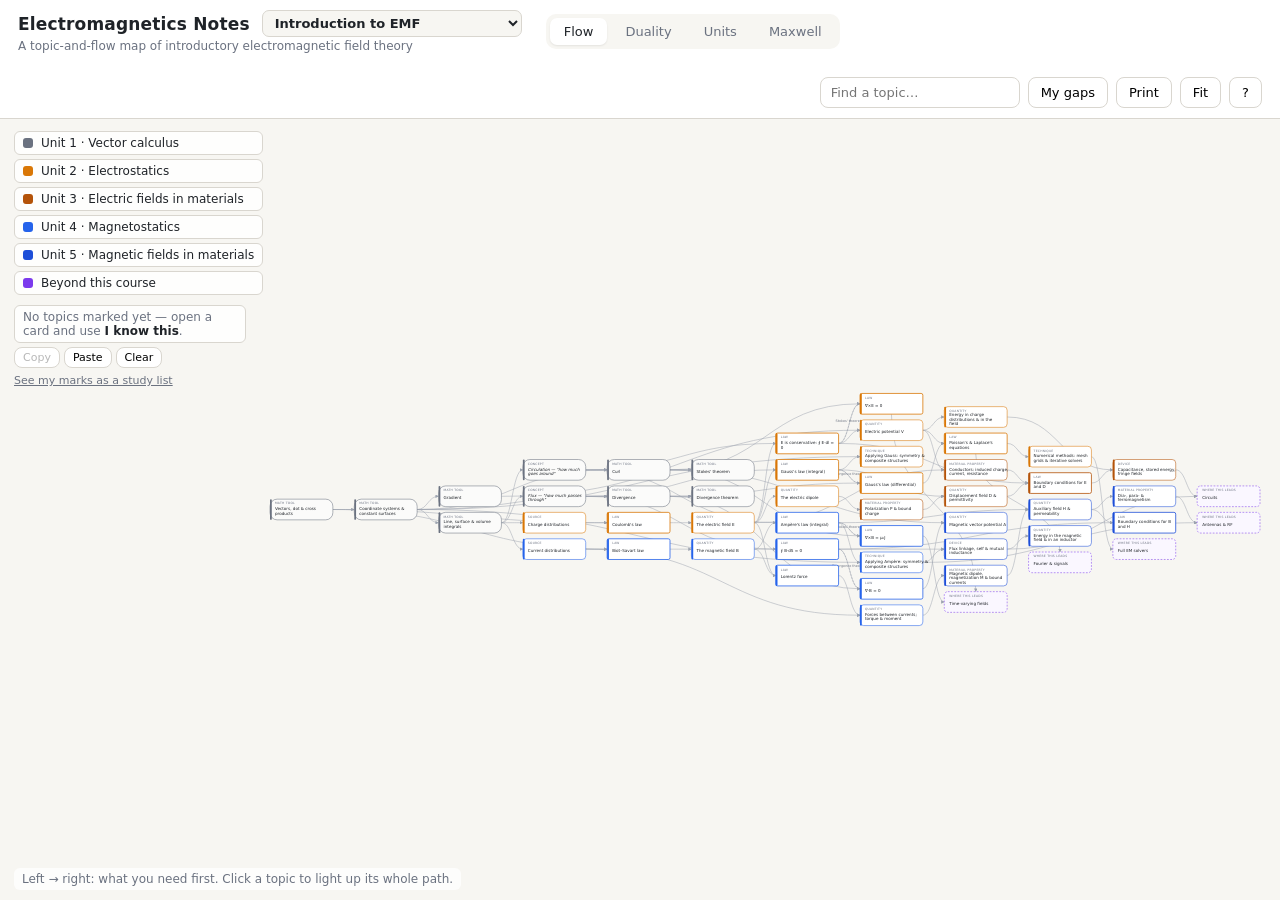
<file: index.html>
<!DOCTYPE html>
<html lang="en">
<head>
  <meta charset="utf-8">
  <meta name="viewport" content="width=device-width, initial-scale=1">
  <title>Electromagnetics Notes</title>
  <link rel="icon" type="image/svg+xml" href="favicon.svg">
  <link rel="stylesheet" href="vendor/katex/katex.min.css">
  <link rel="stylesheet" href="css/style.css">
</head>
<body>
  <header class="topbar">
    <div class="brand">
      <h1 id="title">Electromagnetics Notes</h1>
      <label class="course">
        <span class="visually-hidden">Course</span>
        <select id="course" aria-label="Course"></select>
      </label>
      <p id="subtitle" class="muted"></p>
    </div>

    <nav class="views" role="tablist" aria-label="Map views">
      <a href="#flow"    data-view="flow"    role="tab">Flow</a>
      <a href="#duality" data-view="duality" role="tab">Duality</a>
      <a href="#units"   data-view="units"   role="tab">Units</a>
      <a href="#maxwell" data-view="maxwell" role="tab">Maxwell</a>
    </nav>

    <div class="tools">
      <input id="search" type="search" placeholder="Find a topic…" aria-label="Find a topic" autocomplete="off">
      <button id="gaps" class="btn toggle" title="Show only topics you marked shaky, and everything that builds on them" aria-pressed="false">My gaps</button>
      <button id="print" class="btn" title="Print a study sheet of every topic (or save it as PDF)">Print</button>
      <button id="fit" class="btn" title="Fit map to window">Fit</button>
      <button id="help-btn" class="btn" title="How to read this map">?</button>
    </div>
  </header>

  <main class="stage">
    <div class="side-left">
      <div id="legend" class="legend" aria-label="Units (click to dim)"></div>
      <div id="marks" class="marks">
        <p id="marks-progress" class="marks-progress"></p>
        <div class="marks-actions">
          <button id="marks-copy" class="btn tiny" title="Copy a short code of your marks to move them to another browser">Copy</button>
          <button id="marks-paste" class="btn tiny" title="Paste a code copied from another browser">Paste</button>
          <button id="marks-clear" class="btn tiny" title="Clear all marks">Clear</button>
        </div>
        <div id="marks-io" class="marks-io" hidden>
          <textarea id="marks-text" rows="3" spellcheck="false" aria-label="Marks code"></textarea>
          <div class="marks-actions">
            <button id="marks-apply" class="btn tiny">Apply</button>
            <button id="marks-cancel" class="btn tiny">Cancel</button>
          </div>
          <p id="marks-msg" class="muted"></p>
        </div>
        <p class="marks-foot muted"><a href="progress.html">See my marks as a study list</a></p>
      </div>
    </div>

    <svg id="map" xmlns="http://www.w3.org/2000/svg" role="img" aria-label="Topic map">
      <defs>
        <marker id="arrow" viewBox="0 0 10 10" refX="9" refY="5" markerWidth="7" markerHeight="7" orient="auto-start-reverse">
          <path d="M 0 0 L 10 5 L 0 10 z" />
        </marker>
        <marker id="arrow-hi" viewBox="0 0 10 10" refX="9" refY="5" markerWidth="7" markerHeight="7" orient="auto-start-reverse">
          <path d="M 0 0 L 10 5 L 0 10 z" />
        </marker>
      </defs>
      <g id="viewport">
        <g id="clusters"></g>
        <g id="edges"></g>
        <g id="edge-labels"></g>
        <g id="nodes"></g>
      </g>
    </svg>

    <div id="focus-banner" class="focus-banner" hidden>
      <span id="focus-text"></span>
      <button id="focus-exit" class="btn small">Show everything</button>
    </div>

    <p id="view-hint" class="view-hint"></p>

    <aside id="panel" class="panel" aria-live="polite" hidden>
      <button id="panel-close" class="close" aria-label="Close">×</button>
      <div class="panel-head">
        <span id="p-group" class="pill"></span>
        <span id="p-kind" class="pill ghost"></span>
      </div>
      <h2 id="p-name"></h2>
      <p id="p-summary" class="summary"></p>
      <p id="p-foreign" class="foreign-note" hidden></p>

      <div class="panel-actions">
        <button id="p-focus" class="btn small" title="Hide everything that is not on this topic's path">Focus on this path</button>
        <div class="selfcheck" role="group" aria-label="How well do you know this?">
          <span class="lbl">I know this:</span>
          <button data-level="shaky" class="lvl">shaky</button>
          <button data-level="okay"  class="lvl">okay</button>
          <button data-level="solid" class="lvl">solid</button>
        </div>
      </div>
      <p id="p-readiness" class="readiness" hidden></p>

      <section id="p-eq-wrap">
        <h3>Key equation</h3>
        <div id="p-eq" class="eq"></div>
      </section>

      <section id="p-read-wrap">
        <h3>Suggested reading</h3>
        <p id="p-read"></p>
      </section>

      <section id="p-try-wrap" hidden>
        <h3>Try it</h3>
        <p id="p-try"></p>
      </section>

      <section id="p-pitfalls-wrap" hidden>
        <h3>Where students get stuck</h3>
        <ul id="p-pitfalls"></ul>
      </section>

      <section id="p-check-wrap" hidden>
        <h3>Check yourself</h3>
        <p id="p-check-q"></p>
        <button id="p-check-btn" class="btn small">Show answer</button>
        <p id="p-check-a" class="answer" hidden></p>
      </section>

      <section id="p-res-wrap">
        <h3>Resources</h3>
        <ul id="p-res"></ul>
      </section>

      <section id="p-rel">
        <h3>Connections</h3>
        <div id="p-builds" class="rel"></div>
        <div id="p-unlocks" class="rel"></div>
        <div id="p-mirror" class="rel"></div>
        <div id="p-trans" class="rel"></div>
      </section>

      <section id="p-leads-wrap" hidden>
        <h3>Continues in</h3>
        <p id="p-leads"></p>
      </section>

      <section id="p-notes-wrap" hidden>
        <h3>Notes</h3>
        <div id="p-notes" class="notes"></div>
      </section>
    </aside>

    <div id="help" class="help" hidden>
      <div class="help-card">
        <button id="help-close" class="close" aria-label="Close">×</button>
        <h2>How to read this map</h2>
        <p>Each box is a topic. <strong>Click</strong> one to open its card and light up everything it builds on (and everything that builds on it). <strong>Hover</strong> to see direct connections. Drag to pan, scroll to zoom.</p>
        <dl>
          <dt>Flow</dt>
          <dd>Left to right is "what you need first." An arrow from A to B means B builds on A. If a later topic isn't clicking, follow its arrows back.</dd>
          <dt>Duality</dt>
          <dd>Electrostatics on the left, magnetostatics on the right, with each topic lined up against its twin. The vector-calculus tools and the one law that uses both fields sit in the middle.</dd>
          <dt>Units</dt>
          <dd>The same topics grouped the way the course is organized.</dd>
          <dt>Maxwell</dt>
          <dd>Just the four laws of static fields as a 2×2 grid — which field, and whether you ask how it spreads out or how it circulates — with the theorems that convert integral and differential forms, and what hangs off each law.</dd>
        </dl>
        <p><strong>Focus on this path</strong> hides everything not connected to the open topic. <strong>I know this</strong> lets you mark topics shaky / okay / solid; <strong>My gaps</strong> then shows only your shaky topics and what depends on them. Marks are saved in this browser only — nobody else sees them.</p>
        <p>Marks can be moved between browsers: <strong>Copy</strong> under the legend gives a short text code, <strong>Paste</strong> applies one.</p>
        <p><strong>Keyboard:</strong> ← prerequisite · → next topic · ↑↓ neighbors in the same column · Esc closes.</p>
        <p class="muted">Dashed boxes are exits: where the material leads after this course. Dashed lines join the integral and differential forms of the same law.</p>
      </div>
    </div>
  </main>

  <section id="sheet" class="sheet" aria-hidden="true"></section>

  <script src="vendor/katex/katex.min.js"></script>
  <script src="vendor/katex/contrib/auto-render.min.js"></script>
  <script src="vendor/marked.umd.js"></script>
  <script type="module" src="js/app.js"></script>
</body>
</html>
</file>
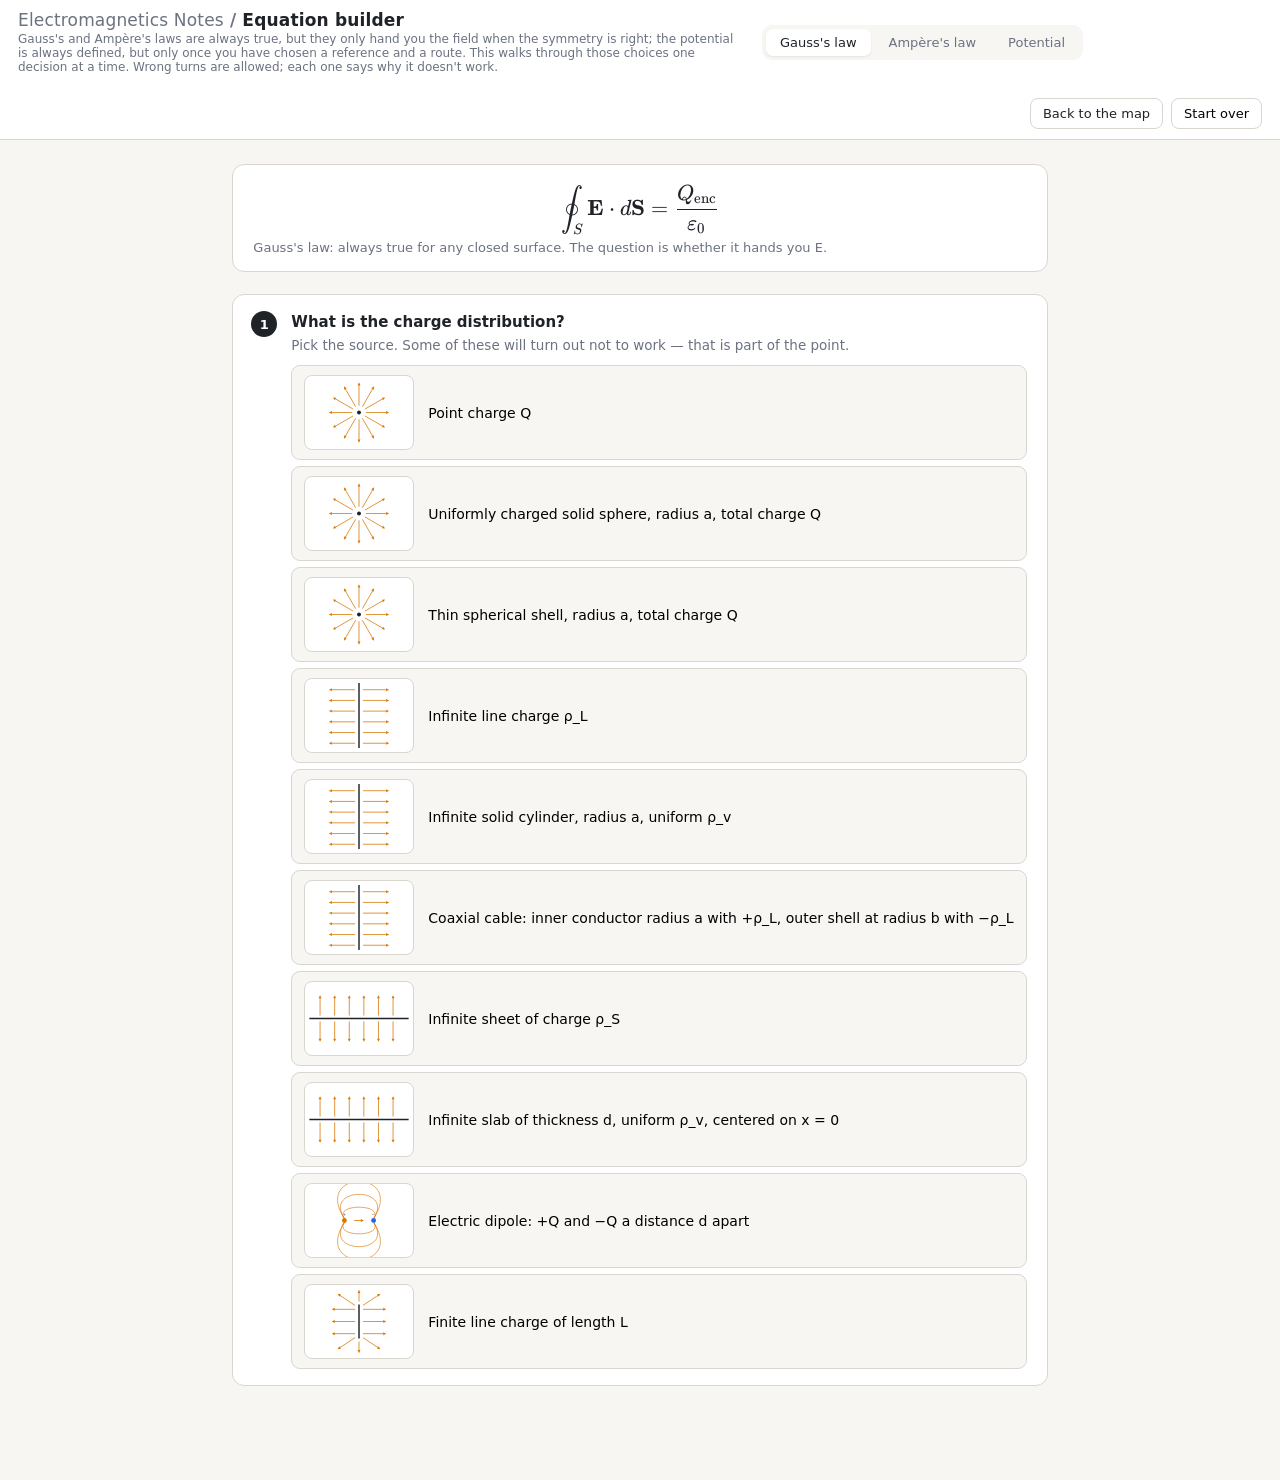
<file: builder.html>
<!DOCTYPE html>
<html lang="en">
<head>
  <meta charset="utf-8">
  <meta name="viewport" content="width=device-width, initial-scale=1">
  <title>Equation builder · Electromagnetics Notes</title>
  <link rel="icon" type="image/svg+xml" href="favicon.svg">
  <link rel="stylesheet" href="vendor/katex/katex.min.css">
  <link rel="stylesheet" href="css/style.css">
  <link rel="stylesheet" href="css/builder.css">
</head>
<body class="builder-page">
  <header class="topbar">
    <div class="brand">
      <h1><a href="index.html" class="home">Electromagnetics Notes</a> <span class="muted">/</span> Equation builder</h1>
      <p class="muted" id="b-intro"></p>
    </div>
    <nav class="views" role="tablist" aria-label="Law">
      <a href="#gauss"  data-law="gauss"  role="tab">Gauss's law</a>
      <a href="#ampere" data-law="ampere" role="tab">Ampère's law</a>
      <a href="#potential" data-law="potential" role="tab">Potential</a>
    </nav>
    <div class="tools">
      <a class="btn" href="index.html" id="b-map-link">Back to the map</a>
      <button id="b-restart" class="btn">Start over</button>
    </div>
  </header>

  <main class="b-main">
    <div class="b-law">
      <div id="b-law-eq" class="b-law-eq"></div>
      <p id="b-law-note" class="muted"></p>
    </div>

    <ol id="b-steps" class="b-steps"></ol>
  </main>

  <script src="vendor/katex/katex.min.js"></script>
  <script src="vendor/marked.umd.js"></script>
  <script type="module" src="js/builder.js"></script>
</body>
</html>
</file>
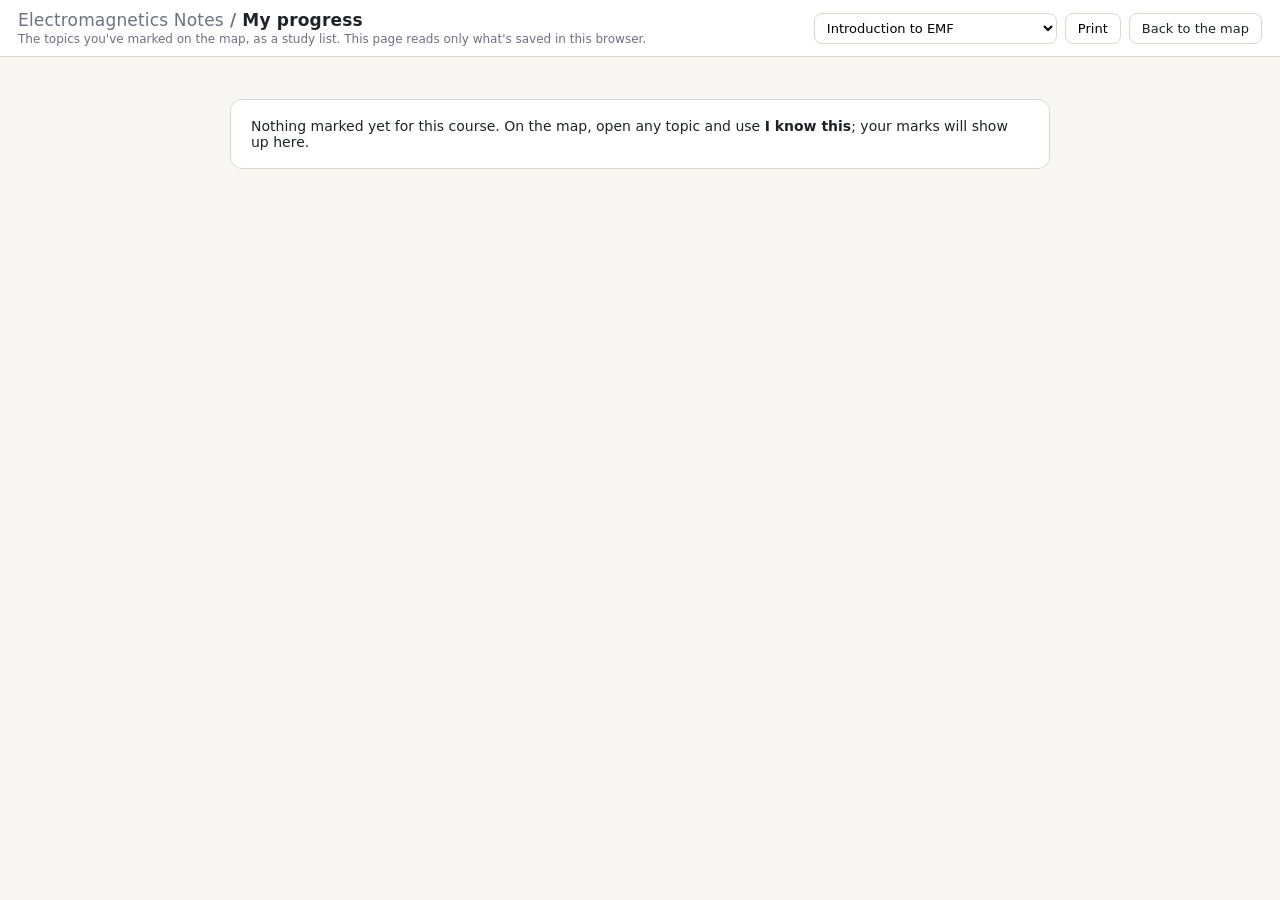
<file: progress.html>
<!DOCTYPE html>
<html lang="en">
<head>
  <meta charset="utf-8">
  <meta name="viewport" content="width=device-width, initial-scale=1">
  <title>My progress · Electromagnetics Notes</title>
  <link rel="icon" type="image/svg+xml" href="favicon.svg">
  <link rel="stylesheet" href="css/style.css">
  <link rel="stylesheet" href="css/builder.css">
  <link rel="stylesheet" href="css/progress.css">
</head>
<body class="builder-page">
  <header class="topbar">
    <div class="brand">
      <h1><a href="index.html" class="home">Electromagnetics Notes</a> <span class="muted">/</span> My progress</h1>
      <p class="muted">The topics you've marked on the map, as a study list. This page reads only what's saved in this browser.</p>
    </div>
    <div class="tools">
      <select id="pg-course" aria-label="Course"></select>
      <button id="pg-print" class="btn">Print</button>
      <a class="btn" href="index.html">Back to the map</a>
    </div>
  </header>

  <main class="b-main">
    <p id="pg-summary" class="pg-summary"></p>
    <section id="pg-shaky" class="pg-group" hidden><h2>Shaky <span class="count"></span></h2><p class="lead">Start here. Under each topic: what it builds on — if one of those is also shaky, go there first.</p><ul></ul></section>
    <section id="pg-okay"  class="pg-group" hidden><h2>Okay <span class="count"></span></h2><ul></ul></section>
    <section id="pg-solid" class="pg-group" hidden><h2>Solid <span class="count"></span></h2><ul></ul></section>
    <section id="pg-unmarked" class="pg-group" hidden><h2>Not yet marked <span class="count"></span></h2><p class="lead">Open a card on the map and use <strong>I know this</strong>.</p><ul></ul></section>
    <p id="pg-empty" class="pg-empty" hidden>Nothing marked yet for this course. On the map, open any topic and use <strong>I know this</strong>; your marks will show up here.</p>
  </main>

  <script type="module" src="js/progress.js"></script>
</body>
</html>
</file>
<file: css/style.css>
:root {
  --bg: #f7f6f2;
  --paper: #ffffff;
  --ink: #1f2328;
  --muted: #6b7280;
  --line: #d9d6cf;
  --accent: #1f2328;
  --mirror: #7c3aed;
  --edge: #9ca3af;
  --panel-w: 360px;
  --font: ui-sans-serif, system-ui, -apple-system, "Segoe UI", Roboto, "Helvetica Neue", Arial, sans-serif;
  --mono: ui-monospace, SFMono-Regular, Menlo, Consolas, monospace;
}

* { box-sizing: border-box; }
html, body { height: 100%; margin: 0; }
body {
  font-family: var(--font);
  color: var(--ink);
  background: var(--bg);
  display: flex;
  flex-direction: column;
  overflow: hidden;
}
a { color: inherit; }
.muted { color: var(--muted); }

/* ---------- top bar ---------- */
.topbar {
  display: flex;
  align-items: center;
  gap: 24px;
  padding: 10px 18px;
  border-bottom: 1px solid var(--line);
  background: var(--paper);
  flex-wrap: wrap;
}
.brand { display: grid; grid-template-columns: auto auto; column-gap: 12px; align-items: center; }
.brand h1 { font-size: 17px; margin: 0; letter-spacing: 0.01em; }
.brand p { grid-column: 1 / -1; margin: 2px 0 0; font-size: 12px; }
.course select {
  font: inherit; font-size: 13px; font-weight: 600;
  padding: 4px 8px;
  border: 1px solid var(--line);
  border-radius: 7px;
  background: var(--bg);
  color: var(--ink);
  cursor: pointer;
  max-width: 260px;
}
.course select:disabled { cursor: default; }
.visually-hidden { position: absolute; width: 1px; height: 1px; overflow: hidden; clip: rect(0 0 0 0); white-space: nowrap; }

.views { display: flex; gap: 4px; background: var(--bg); padding: 4px; border-radius: 10px; }
.views a {
  text-decoration: none;
  font-size: 13px;
  padding: 6px 14px;
  border-radius: 7px;
  color: var(--muted);
}
.views a.active { background: var(--paper); color: var(--ink); box-shadow: 0 1px 2px rgba(0,0,0,.08); }

.tools { margin-left: auto; display: flex; gap: 8px; align-items: center; }
#search {
  font: inherit; font-size: 13px;
  padding: 7px 10px;
  border: 1px solid var(--line);
  border-radius: 8px;
  background: var(--paper);
  width: 200px;
}
.btn {
  font: inherit; font-size: 13px;
  padding: 7px 12px;
  border: 1px solid var(--line);
  background: var(--paper);
  border-radius: 8px;
  cursor: pointer;
}
.btn:hover { background: var(--bg); }

/* ---------- stage ---------- */
.stage { position: relative; flex: 1; min-height: 0; }
#map { width: 100%; height: 100%; display: block; cursor: grab; touch-action: none; }
#map.dragging { cursor: grabbing; }

.side-left {
  position: absolute; left: 14px; top: 12px;
  display: flex; flex-direction: column; gap: 10px;
  pointer-events: none;
}
.legend {
  display: flex; flex-direction: column; gap: 4px;
  font-size: 12px;
  pointer-events: none;
}
.legend button {
  pointer-events: auto;
  display: flex; align-items: center; gap: 8px;
  font: inherit; font-size: 12px;
  background: rgba(255,255,255,.85);
  border: 1px solid var(--line);
  border-radius: 6px;
  padding: 4px 8px;
  cursor: pointer;
  color: var(--ink);
}
.legend button.off { opacity: .45; }
.legend .swatch { width: 10px; height: 10px; border-radius: 3px; }

.view-hint {
  position: absolute; left: 14px; bottom: 10px;
  margin: 0; font-size: 12px; color: var(--muted);
  background: rgba(255,255,255,.8); padding: 4px 8px; border-radius: 6px;
  pointer-events: none;
}

/* ---------- SVG nodes & edges ---------- */
.node { cursor: pointer; }
.node rect.box {
  fill: var(--paper);
  stroke-width: 1.5;
  transition: opacity .2s, filter .2s;
}
.node rect.bar { pointer-events: none; }
.node text { pointer-events: none; fill: var(--ink); font-size: 11.5px; }
.node text.kind { font-size: 8.5px; fill: var(--muted); letter-spacing: .08em; text-transform: uppercase; }
.node.kind-law rect.box { stroke-width: 2.2; }
.node.kind-exit rect.box { stroke-dasharray: 5 4; fill: #faf7ff; }
.node.kind-tool rect.box, .node.kind-concept rect.box { fill: #fbfbfa; }
.node.kind-concept text.name { font-style: italic; }

.node.dim { opacity: .18; }
.node.focus rect.box { stroke-width: 3; filter: drop-shadow(0 2px 6px rgba(0,0,0,.18)); }
.node.selected rect.box { stroke-width: 3; }
.node.near rect.box { filter: drop-shadow(0 1px 4px rgba(0,0,0,.14)); }
.node.hidden { display: none; }

.edge {
  fill: none;
  stroke: var(--edge);
  stroke-width: 1.4;
  marker-end: url(#arrow);
  transition: opacity .2s;
}
.edge.translates { stroke-dasharray: 5 4; marker-end: none; stroke: #9ca3af; }
.edge.mirrors { stroke: var(--mirror); stroke-dasharray: 2 4; marker-end: none; opacity: .7; }
.edge.dim { opacity: .07; }
.edge.hi { stroke: var(--accent); stroke-width: 2.2; marker-end: url(#arrow-hi); opacity: 1; }
.edge.mirrors.hi { stroke: var(--mirror); marker-end: none; }
.edge.translates.hi { marker-end: none; }
.edge.hidden { display: none; }
#arrow path { fill: var(--edge); }
#arrow-hi path { fill: var(--accent); }

.edge-label { font-size: 9.5px; fill: var(--muted); pointer-events: none; }
.edge-label.dim { opacity: .1; }
.edge-label.hidden { display: none; }

.cluster rect { fill: rgba(255,255,255,.55); stroke: var(--line); stroke-dasharray: 3 3; rx: 14; }
.cluster text { font-size: 12px; font-weight: 600; fill: var(--muted); letter-spacing: .02em; }

/* ---------- side panel ---------- */
.panel {
  position: absolute; top: 0; right: 0; bottom: 0;
  width: var(--panel-w);
  background: var(--paper);
  border-left: 1px solid var(--line);
  padding: 20px 22px 28px;
  overflow-y: auto;
  box-shadow: -6px 0 24px rgba(0,0,0,.06);
}
.panel[hidden] { display: none; }
.panel .close, .help .close {
  position: absolute; top: 10px; right: 12px;
  border: 0; background: transparent; font-size: 22px; line-height: 1;
  cursor: pointer; color: var(--muted);
}
.panel-head { display: flex; gap: 6px; margin-bottom: 8px; }
.pill {
  font-size: 11px; padding: 3px 8px; border-radius: 999px;
  color: #fff; background: var(--muted);
}
.pill.ghost { background: var(--bg); color: var(--muted); border: 1px solid var(--line); }
.panel h2 { font-size: 18px; margin: 0 0 8px; line-height: 1.3; }
.panel h3 {
  font-size: 11px; text-transform: uppercase; letter-spacing: .08em;
  color: var(--muted); margin: 18px 0 6px;
}
.panel .summary { font-size: 14px; line-height: 1.5; margin: 0; }
.panel .eq {
  display: block;
  font-family: var(--mono);
  font-size: 13px;
  background: var(--bg);
  padding: 8px 10px;
  border-radius: 6px;
  white-space: pre-wrap;
}
.panel p { font-size: 13px; margin: 0; }
.panel ul { margin: 0; padding-left: 18px; font-size: 13px; line-height: 1.6; }
.rel { font-size: 13px; line-height: 1.6; margin-bottom: 4px; }
.rel .lbl { color: var(--muted); }
.rel a, #p-leads a { cursor: pointer; text-decoration: underline dotted; }
.rel:empty { display: none; }

/* ---------- help ---------- */
.help {
  position: absolute; inset: 0;
  background: rgba(31,35,40,.35);
  display: flex; align-items: center; justify-content: center;
}
.help[hidden] { display: none; }
.help-card {
  position: relative;
  background: var(--paper);
  max-width: 520px;
  padding: 24px 28px;
  border-radius: 14px;
  font-size: 14px; line-height: 1.5;
}
.help-card h2 { margin: 0 0 10px; font-size: 18px; }
.help-card dl { margin: 12px 0; }
.help-card dt { font-weight: 600; margin-top: 8px; }
.help-card dd { margin: 2px 0 0; }

/* ---------- small screens ---------- */
/* ---------- marks (self-check progress & transfer) ---------- */
.marks { pointer-events: auto; font-size: 12px; width: 232px; }
.marks-progress { margin: 0 0 4px; color: var(--muted); background: rgba(255,255,255,.85); border: 1px solid var(--line); border-radius: 6px; padding: 4px 8px; }
.marks-progress b { color: var(--ink); font-weight: 600; }
.marks-actions { display: flex; gap: 4px; }
.btn.tiny { font-size: 11px; padding: 3px 8px; }
.btn.danger { border-color: #e02424; color: #9b1c1c; }
.marks-io { margin-top: 6px; background: var(--paper); border: 1px solid var(--line); border-radius: 8px; padding: 8px; }
.marks-io[hidden] { display: none; }
.marks-io textarea { width: 100%; font: 11px var(--mono); border: 1px solid var(--line); border-radius: 6px; padding: 6px; resize: vertical; margin-bottom: 6px; }
.marks-io p { margin: 6px 0 0; font-size: 11px; }

@media (prefers-reduced-motion: reduce) {
  .node rect.box, .edge { transition: none; }
}

@media (max-width: 760px) {
  .topbar { gap: 10px; }
  .tools { margin-left: 0; width: 100%; }
  #search { flex: 1; }
  .panel {
    top: auto; left: 0; right: 0; width: auto; max-height: 60%;
    border-left: 0; border-top: 1px solid var(--line);
    border-radius: 14px 14px 0 0;
  }
  .side-left { display: none; }
}

/* ---------- patch 0002: focus, self-check, notes ---------- */
.btn.small { font-size: 12px; padding: 5px 10px; }
.btn.toggle[aria-pressed="true"] { background: var(--ink); color: #fff; border-color: var(--ink); }

.focus-banner {
  position: absolute; top: 12px; left: 50%; transform: translateX(-50%);
  display: flex; gap: 12px; align-items: center;
  font-size: 13px;
  background: var(--ink); color: #fff;
  padding: 8px 10px 8px 14px; border-radius: 10px;
  box-shadow: 0 4px 16px rgba(0,0,0,.18);
}
.focus-banner[hidden] { display: none; }
.focus-banner .btn { background: #fff; border-color: #fff; }

.panel-actions { display: flex; flex-wrap: wrap; gap: 10px 14px; align-items: center; margin: 14px 0 0; }
.selfcheck { display: flex; align-items: center; gap: 4px; font-size: 12px; }
.selfcheck .lbl { color: var(--muted); margin-right: 4px; }
.selfcheck .lvl {
  font: inherit; font-size: 12px;
  padding: 4px 9px; border-radius: 999px;
  border: 1px solid var(--line); background: var(--paper); cursor: pointer;
}
.selfcheck .lvl[data-level="shaky"].on { background: #fde8e8; border-color: #e02424; color: #9b1c1c; }
.selfcheck .lvl[data-level="okay"].on  { background: #fef3c7; border-color: #d97706; color: #92400e; }
.selfcheck .lvl[data-level="solid"].on { background: #def7ec; border-color: #0e9f6e; color: #046c4e; }

.readiness { font-size: 13px; margin: 10px 0 0 !important; padding: 8px 10px; border-radius: 8px; background: #fff7ed; border: 1px solid #fed7aa; line-height: 1.5; }
.readiness.clear { background: #f0fdf4; border-color: #bbf7d0; }
.readiness a { cursor: pointer; text-decoration: underline dotted; }

.panel .eq { font-size: 15px; overflow-x: auto; }
.panel .eq .katex-display { margin: 0; }
.panel .eq.plain { font-family: var(--mono); font-size: 13px; }

#p-pitfalls li { margin-bottom: 6px; }
.answer { margin-top: 8px !important; padding: 8px 10px; border-left: 3px solid var(--line); background: var(--bg); border-radius: 0 6px 6px 0; line-height: 1.5; }
#p-check-btn { margin-top: 6px; }

.notes { font-size: 14px; line-height: 1.55; }
.notes h2, .notes h3 { font-size: 14px; text-transform: none; letter-spacing: 0; color: var(--ink); margin: 16px 0 6px; }
.notes p, .notes ul { margin: 0 0 10px; }
.notes ul { padding-left: 20px; }
.notes .katex-display { margin: 10px 0; overflow-x: auto; }
.notes hr { border: 0; border-top: 1px solid var(--line); margin: 16px 0; }
.notes em { color: var(--muted); }

/* self-check marker on nodes */
.node .mark { display: none; }
.node.lvl-shaky .mark { display: block; fill: #e02424; }
.node.lvl-okay  .mark { display: block; fill: #d97706; }
.node.lvl-solid .mark { display: block; fill: #0e9f6e; }
.node.path rect.box { filter: drop-shadow(0 1px 4px rgba(0,0,0,.14)); }

/* ---------- patch 0003: Maxwell view caption, print sheet ---------- */
.views a[hidden] { display: none; }
.view-hint.long { max-width: 720px; line-height: 1.45; white-space: normal; }

.sheet { display: none; }
@media print {
  @page { margin: 16mm; }
  body { display: block; overflow: visible; background: #fff; color: #000; }
  body > *:not(#sheet) { display: none !important; }
  .sheet { display: block; font: 10.5pt/1.4 Georgia, "Times New Roman", serif; color: #000; }
  .sheet h1 { font-size: 20pt; margin: 0 0 2pt; }
  .sheet .sub { color: #444; margin: 0 0 14pt; font-size: 10pt; }
  .sheet h2 { font-size: 13pt; margin: 18pt 0 6pt; padding-bottom: 2pt; border-bottom: 1px solid #000; break-after: avoid; }
  .sheet .card { break-inside: avoid; margin: 0 0 10pt; padding: 0 0 8pt; border-bottom: 1px dotted #999; }
  .sheet .card h3 { font-size: 11.5pt; margin: 0 0 2pt; }
  .sheet .card .meta { font-size: 8.5pt; color: #555; margin: 0 0 3pt; }
  .sheet .card p { margin: 0 0 3pt; }
  .sheet .card .eq { margin: 4pt 0 4pt 12pt; font-size: 11pt; }
  .sheet .card ul { margin: 2pt 0 3pt; padding-left: 16pt; }
  .sheet .card .q { font-style: italic; }
  .sheet .answers { break-before: page; }
  .sheet .answers li { margin-bottom: 5pt; }
  .sheet a { color: #000; text-decoration: none; }
  .sheet .katex-display { margin: 0; text-align: left; }
  .sheet .katex-display > .katex { text-align: left; }
}

/* ---------- patch 0007: imported (foreign) topics ---------- */
.node.foreign rect.box { fill: #f3f4f6; stroke-dasharray: 2 3; }
.node.foreign text { fill: #4b5563; }
.foreign-note { margin: 10px 0 0 !important; padding: 8px 10px; font-size: 12.5px; background: #f3f4f6; border-radius: 8px; border: 1px solid var(--line); }
.foreign-note a { cursor: pointer; text-decoration: underline dotted; }
.selfcheck[hidden] { display: none; }

/* ---------- collapsible clusters ---------- */
.cluster.clickable .hit { cursor: pointer; }
.cluster.clickable:hover text { fill: var(--ink); }
.cluster.collapsed rect:not(.hit) { fill: rgba(255,255,255,.85); stroke-dasharray: none; }
.marks-foot { margin: 6px 0 0; font-size: 11px; }
.marks-foot a { color: inherit; }
</file>
<file: css/builder.css>
/* Equation builder — shares tokens and the top bar with the map (style.css). */
.builder-page { overflow: auto; }
.builder-page .brand h1 a.home { text-decoration: none; color: var(--muted); font-weight: 500; }
.builder-page .brand h1 a.home:hover { color: var(--ink); }
.builder-page .brand p { max-width: 720px; }
.tools a.btn { text-decoration: none; display: inline-block; }

.b-main { max-width: 860px; margin: 0 auto; padding: 24px 20px 80px; }

.b-law { background: var(--paper); border: 1px solid var(--line); border-radius: 12px; padding: 16px 20px; margin-bottom: 22px; }
.b-law-eq { font-size: 18px; }
.b-law-eq .katex-display { margin: 4px 0; }
.b-law p { margin: 6px 0 0; font-size: 13px; }

.b-steps { list-style: none; margin: 0; padding: 0; counter-reset: step; }
.b-step {
  position: relative;
  background: var(--paper); border: 1px solid var(--line); border-radius: 12px;
  padding: 16px 20px 16px 58px; margin-bottom: 14px;
  counter-increment: step;
}
.b-step::before {
  content: counter(step);
  position: absolute; left: 18px; top: 16px;
  width: 26px; height: 26px; border-radius: 50%;
  background: var(--ink); color: #fff; font-size: 13px; font-weight: 600;
  display: flex; align-items: center; justify-content: center;
}
.b-step.done::before { background: #0e9f6e; content: "✓"; }
.b-step.dead::before { background: #b45309; content: "!"; }
.b-step h2 { font-size: 15px; margin: 2px 0 10px; }
.b-step .lead { font-size: 13.5px; color: var(--muted); margin: -4px 0 12px; }

.b-options { display: flex; flex-direction: column; gap: 6px; }
.b-opt {
  text-align: left; font: inherit; font-size: 14px;
  padding: 9px 12px; border-radius: 9px;
  border: 1px solid var(--line); background: var(--bg); cursor: pointer;
  transition: background .15s, border-color .15s;
}
.b-opt:hover { border-color: var(--ink); }
.b-opt.right { background: #def7ec; border-color: #0e9f6e; }
.b-opt.wrong { background: #fde8e8; border-color: #e02424; }
.b-opt.locked { cursor: default; opacity: .55; }
.b-opt.locked.right, .b-opt.locked.wrong { opacity: 1; }
.b-opt .katex { font-size: 1.05em; }
.b-opt small { display: block; color: var(--muted); font-size: 12px; margin-top: 2px; }

.b-feedback { margin: 10px 0 0; padding: 10px 12px; border-radius: 9px; font-size: 13.5px; line-height: 1.5; }
.b-feedback.ok { background: #f0fdf4; border: 1px solid #bbf7d0; }
.b-feedback.no { background: #fff5f5; border: 1px solid #fecaca; }
.b-feedback.dead { background: #fff7ed; border: 1px solid #fed7aa; }
.b-feedback strong { display: block; margin-bottom: 2px; }

.b-chain { margin: 12px 0 0; padding: 12px 14px; background: var(--bg); border-radius: 9px; font-size: 16px; overflow-x: auto; }
.b-chain .katex-display { margin: 4px 0; }
.b-chain .why { font-size: 12.5px; color: var(--muted); margin: 2px 0 8px; }

.b-regions { display: flex; flex-wrap: wrap; gap: 6px; margin: 4px 0 12px; }
.b-region { font: inherit; font-size: 13px; padding: 6px 12px; border-radius: 999px; border: 1px solid var(--line); background: var(--paper); cursor: pointer; }
.b-region.on { background: var(--ink); color: #fff; border-color: var(--ink); }

.b-result { background: var(--bg); border-radius: 9px; padding: 14px 16px; }
.b-result .row { display: grid; grid-template-columns: 110px 1fr; gap: 10px; align-items: baseline; margin-bottom: 8px; font-size: 14px; }
.b-result .row .k { color: var(--muted); font-size: 12px; text-transform: uppercase; letter-spacing: .06em; }
.b-result .katex-display { margin: 0; text-align: left; }
.b-result .katex-display > .katex { text-align: left; }
.b-result .final { font-size: 19px; padding: 8px 0 4px; }
.b-result .note { font-size: 13px; color: var(--muted); margin: 0; }

.b-sanity { margin-top: 14px; font-size: 14px; line-height: 1.5; }
.b-sanity h3, .b-twin h3 { font-size: 11px; text-transform: uppercase; letter-spacing: .08em; color: var(--muted); margin: 14px 0 4px; }
.b-twin p { font-size: 14px; margin: 0; }
.b-twin a { cursor: pointer; }
.b-links { margin-top: 16px; display: flex; gap: 8px; flex-wrap: wrap; }

@media (max-width: 640px) {
  .b-step { padding-left: 20px; padding-top: 50px; }
  .b-step::before { left: 18px; top: 14px; }
}

/* sketches */
.sketch { width: 220px; height: 150px; flex: 0 0 220px; background: #fff; border: 1px solid var(--line); border-radius: 8px; }
.lead-row, .opt-row { display: flex; gap: 14px; align-items: center; }
.lead-row .sketch { width: 180px; height: 123px; flex-basis: 180px; }
.opt-row .sketch { width: 150px; height: 102px; flex-basis: 150px; }
.b-opt.locked .sketch { opacity: .7; }
@media (max-width: 640px) { .lead-row, .opt-row { flex-direction: column; align-items: flex-start; } }

.chain-row { display: flex; gap: 16px; align-items: flex-start; }
.chain-row > div { flex: 1; min-width: 0; }
.result-row { display: grid; grid-template-columns: 1fr 280px; gap: 16px; align-items: start; }
.b-plot .plot { width: 100%; height: auto; border: 1px solid var(--line); border-radius: 8px; }
.b-plot .note { font-size: 12px; color: var(--muted); margin: 6px 0 0; }
@media (max-width: 760px) { .chain-row { flex-direction: column; } .result-row { grid-template-columns: 1fr; } }

.opt-row.small .sketch { width: 110px; height: 75px; flex-basis: 110px; }
.b-alt h3 { font-size: 11px; text-transform: uppercase; letter-spacing: .08em; color: var(--muted); margin: 14px 0 4px; }
.b-alt p { font-size: 14px; margin: 0; line-height: 1.5; }
.sketch.blank { display: inline-block; background: var(--bg); }
</file>
<file: css/progress.css>
#pg-course { font: inherit; font-size: 13px; padding: 6px 8px; border: 1px solid var(--line); border-radius: 8px; background: var(--paper); }
.pg-summary { font-size: 14px; color: var(--muted); margin: 0 0 18px; }
.pg-summary b { color: var(--ink); }
.pg-group { background: var(--paper); border: 1px solid var(--line); border-radius: 12px; padding: 14px 20px 8px; margin-bottom: 14px; }
.pg-group h2 { font-size: 15px; margin: 0 0 4px; display: flex; align-items: center; gap: 8px; }
.pg-group h2 .count { font-weight: 500; color: var(--muted); font-size: 13px; }
.pg-group .lead { font-size: 13px; color: var(--muted); margin: 0 0 10px; }
.pg-group ul { list-style: none; margin: 0; padding: 0; }
.pg-group li { padding: 9px 0; border-top: 1px solid var(--line); font-size: 14px; }
.pg-group li .name { font-weight: 600; }
.pg-group li .name a { color: inherit; text-decoration: none; }
.pg-group li .name a:hover { text-decoration: underline; }
.pg-group li .unit { color: var(--muted); font-size: 12px; margin-left: 8px; }
.pg-group li .deps { font-size: 12.5px; color: var(--muted); margin-top: 3px; }
.pg-group li .deps .shaky { color: #9b1c1c; font-weight: 600; }
#pg-shaky h2 { color: #9b1c1c; } #pg-okay h2 { color: #92400e; } #pg-solid h2 { color: #046c4e; }
.pg-empty { font-size: 14px; background: var(--paper); border: 1px solid var(--line); border-radius: 12px; padding: 18px 20px; }
@media print {
  .topbar .tools, .topbar .views { display: none; }
  .pg-group { break-inside: avoid; border: 0; padding: 0; }
  .pg-group li { break-inside: avoid; }
}
</file>
